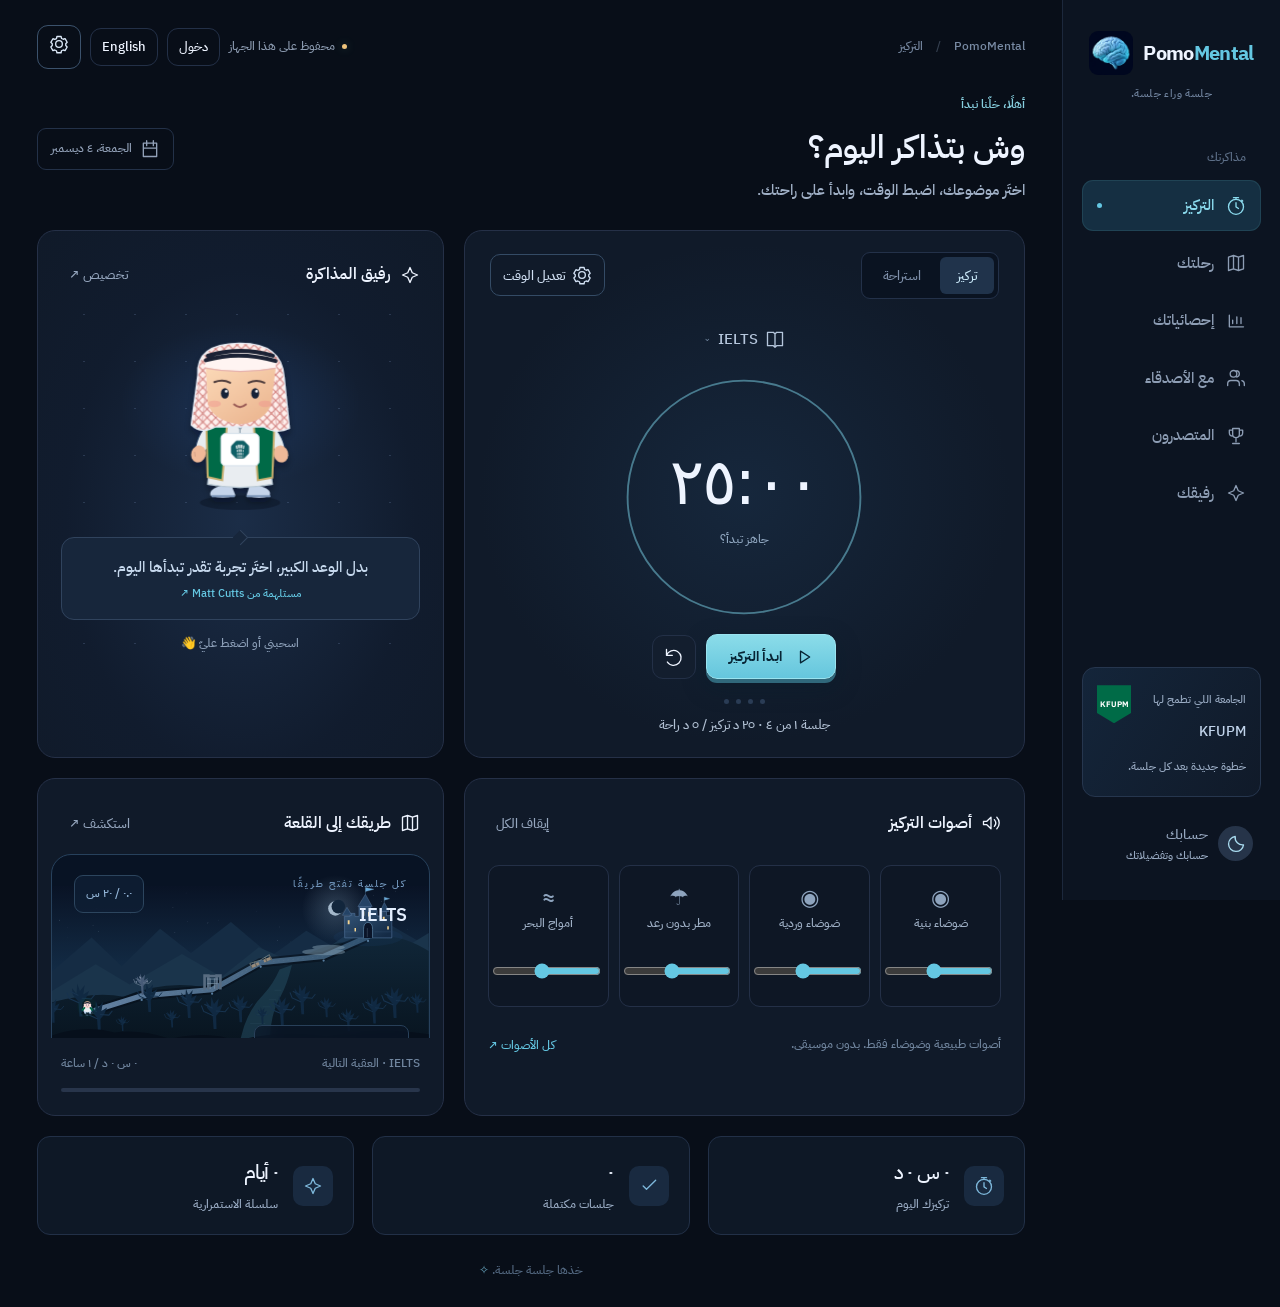
<file: focus.html>
<!doctype html>
<html lang="ar" dir="rtl"><head><meta charset="utf-8"><meta name="viewport" content="width=device-width,initial-scale=1,viewport-fit=cover"><meta name="theme-color" content="#080e18"><meta name="description" content="PomoMental — مساحتك الهادئة للمذاكرة"><title>PomoMental</title><link rel="apple-touch-icon" href="./icon-192.png"><link rel="icon" type="image/png" href="./icon-192.png"><link rel="manifest" href="./manifest.webmanifest"><link rel="stylesheet" href="./style.css"><link rel="stylesheet" href="./polish.css"><link rel="stylesheet" href="./refinements.css"></head><body><div id="app"></div><div id="modal-root"></div><div id="toast" role="status" aria-live="polite"></div><script type="module" src="./interactions.js"></script><script type="module" src="./app.js"></script></body></html>
</file>
<file: style.css>
:root{color-scheme:dark;--bg:#080e18;--panel:#101a29;--line:#233047;--ink:#eef4ff;--muted:#8392a9;--blue:#64c7e2;--violet:#a79dff;--font:'DM Sans','Noto Sans Arabic',sans-serif}*{box-sizing:border-box}body{margin:0;background:var(--bg);color:var(--ink);font-family:var(--font);font-size:14px}button,input,select,textarea{font:inherit}button,a,input,select{outline-offset:4px}button{cursor:pointer}button{color:inherit}a{color:var(--blue);text-decoration:none}button:disabled{opacity:.45;cursor:not-allowed}button,input,select,textarea{border:1px solid var(--line);border-radius:11px;background:#131e2e}button{padding:11px 17px;transition:background .2s,transform .2s}button:hover{background:#203047}button:active{transform:scale(.98)}input,select,textarea{padding:12px 14px;color:var(--ink);width:100%;min-width:0}input:focus,select:focus{border-color:var(--blue)}svg.icon{width:20px;height:20px;stroke:currentColor;stroke-width:1.6;fill:none;stroke-linecap:round;stroke-linejoin:round;flex:none}h1,h2,h3,p{margin:0}h1{font-size:31px;letter-spacing:-.8px;font-weight:600;line-height:1.5}h2{font-size:18px;font-weight:600}h3{font-size:14px;font-weight:600}small,.muted{color:var(--muted)}small{font-size:12px}.shell{display:grid;grid-template-columns:218px minmax(0,1fr);min-height:100vh}.sidebar{border-inline-end:1px solid #1c283c;padding:31px 19px;position:sticky;top:0;height:100vh;display:flex;flex-direction:column;background:#0c1421;z-index:5}.brand{display:flex;align-items:center;gap:10px;direction:ltr;font-size:20px;font-weight:700;letter-spacing:-.7px;justify-content:center}.brand img{width:37px;height:37px}.brand span span{color:var(--blue)}.brand-caption{text-align:center;font-size:9px;letter-spacing:2.4px;color:#71849f;margin:8px 0 43px}.nav-label{font-size:10px;letter-spacing:1.4px;color:#5e7089;margin:0 15px 12px}.nav{display:flex;flex-direction:column;gap:7px}.nav button{border:0;background:transparent;text-align:start;display:flex;align-items:center;gap:12px;color:#8d9db4;padding:14px 15px;font-size:13px}.nav button:hover{background:#142137}.nav button.active{background:#152f42;color:#8bdbee}.nav button.active:after{content:'';width:5px;height:5px;border-radius:50%;background:var(--blue);margin-inline-start:auto}.sidebar-bottom{margin-top:auto}.dream-card{border:1px solid #26364e;border-radius:13px;padding:17px 14px;background:linear-gradient(120deg,#14253a,#101a29);margin-top:30px}.dream-card .mini-badge{float:inline-end}.dream-card p{font-size:12px;margin:7px 0;color:#c1d4eb}.mini-badge{width:34px;height:38px;background:#186749;clip-path:polygon(0 0,100% 0,100% 73%,50% 100%,0 73%);display:inline-flex;align-items:center;justify-content:center;font-size:8px;font-weight:700;color:#fff}.profile-small{display:flex;align-items:center;gap:10px;border-top:1px solid var(--line);padding-top:21px;margin-top:22px}.profile-circle{width:35px;height:35px;border-radius:50%;display:grid;place-items:center;background:#263449;color:#a9dbef}.profile-small p{font-size:12px}.profile-small small{font-size:10px}.main{padding:25px 37px 25px;max-width:1600px;width:100%;margin:auto}.topbar{display:flex;align-items:center;justify-content:space-between;gap:10px;padding-bottom:25px}.breadcrumb{color:#788aa3;font-size:12px}.top-actions{display:flex;align-items:center;gap:9px}.top-actions button{font-size:11px;padding:8px 11px;background:transparent}.status{display:flex;align-items:center;gap:7px;color:#8c9bb0;font-size:10px}.status:before{content:'';background:#72cda7;width:5px;height:5px;border-radius:50%;box-shadow:0 0 10px #72cda750}.status.offline:before{background:#edc27b}.hello{display:flex;align-items:center;justify-content:space-between;margin-bottom:25px;gap:20px}.eyebrow{color:var(--blue);font-size:10px;letter-spacing:2px;font-weight:600;margin-bottom:7px}.hello p{color:var(--muted);margin-top:5px;font-size:13px}.date-pill{color:#92a1b8;border:1px solid #233148;padding:9px 13px;border-radius:9px;font-size:11px;white-space:nowrap;display:flex;align-items:center;gap:8px}.workspace-grid{display:grid;grid-template-columns:minmax(0,1.38fr) minmax(280px,1fr);gap:20px}.panel{background:var(--panel);border:1px solid #253047;border-radius:18px;overflow:hidden}.panel-pad{padding:23px}.panel-head{display:flex;align-items:center;justify-content:space-between;gap:10px}.panel-head h2{font-size:14px}.label-with-icon{display:flex;align-items:center;gap:8px}.quiet-button{border:0;background:transparent;color:#96a7bf;padding:5px 8px;font-size:12px}.quiet-button:hover{background:#223049}.timer-panel{position:relative;text-align:center;min-height:435px;background:radial-gradient(ellipse at 50% 50%,#16273c 0,#101a29 67%);padding:21px 25px}.timer-top{display:flex;justify-content:space-between;align-items:center}.segmented{display:inline-flex;background:#0a1321;border:1px solid #233149;border-radius:9px;padding:4px;gap:2px}.segmented button{border:0;background:transparent;padding:7px 15px;font-size:11px;border-radius:6px;color:#7f90aa}.segmented button.active{background:#20334b;color:#cbeafa}.timer-topic{display:flex;align-items:center;gap:7px;color:#b5c6dc;margin:23px auto 0;justify-content:center;font-size:12px}.timer-disc{height:223px;display:flex;flex-direction:column;align-items:center;justify-content:center;position:relative;max-width:100%;width:320px;margin:auto}.timer-disc svg.ring{position:absolute;width:235px;height:235px;transform:rotate(-90deg);opacity:.52}.timer-disc .ring circle{fill:none;stroke-width:1.7}.time{font-size:76px;letter-spacing:-3px;line-height:1.2;font-weight:500;direction:ltr;font-variant-numeric:tabular-nums;position:relative}.timer-state{font-size:10px;letter-spacing:3px;color:#8fa6bf;margin-top:12px}.timer-actions{display:flex;align-items:center;gap:10px;justify-content:center}.primary{background:#67c9df;color:#072434;border-color:#67c9df;font-weight:700}.primary:hover{background:#8bdbea}.timer-actions .primary{min-width:175px;display:flex;align-items:center;justify-content:center;gap:11px}.icon-button{width:44px;height:44px;padding:10px;display:grid;place-items:center}.cycle-dots{display:flex;justify-content:center;gap:7px;margin:20px 0 9px}.cycle-dots i{width:5px;height:5px;background:#2a3c55;border-radius:50%}.cycle-dots i.filled{background:#65c6db}.subtle{font-size:10px;color:#6f829e}.companion-panel{background:radial-gradient(ellipse at 50% 55%,#1b2d47 0,#111c2e 61%,#101a29 100%);min-height:435px;position:relative;padding:23px}.companion-panel:before{content:'';position:absolute;inset:60px 20px 80px;background-image:radial-gradient(#7790bc66 1px,transparent 1px);background-size:51px 47px;opacity:.6;pointer-events:none}.companion-panel .panel-head{position:relative;z-index:1}.companion-stage{height:241px;position:relative}.companion-stage.break-mode{height:310px}.speech{padding:15px 18px;background:#17263b;border:1px solid #30435d;border-radius:13px;position:relative;text-align:center;font-size:12px;line-height:1.9;color:#c6d8ed;min-height:64px}.speech:before{content:'';position:absolute;width:10px;height:10px;border-top:1px solid #30435d;border-inline-start:1px solid #30435d;top:-6px;left:calc(50% - 5px);transform:rotate(45deg);background:#17263b}.speech a{display:block;font-size:9px;margin-top:3px}.companion-hint{text-align:center;margin-top:13px;font-size:10px;color:#6d829e}.bottom-grid{display:grid;grid-template-columns:minmax(0,1.38fr) minmax(280px,1fr);gap:20px;margin-top:20px}.sound-list{display:grid;grid-template-columns:repeat(4,1fr);gap:10px;margin-top:21px}.sound{background:#0e1725;border:1px solid #243047;padding:15px 5px 12px;border-radius:11px;text-align:center;min-width:0;cursor:pointer}.sound.active{background:#142d3b;border-color:#3a8da5}.sound .sound-icon{display:block;font-size:22px;height:34px;color:#8ea4be}.sound span{font-size:10px;color:#9fb0c6}.sound.active span{color:#9ce4f0}.sound-volume{width:100%;height:18px;accent-color:var(--blue);padding:0;margin-top:8px;border:0}.panel-footer{display:flex;align-items:center;justify-content:space-between;margin-top:17px;color:#71869f;font-size:10px;gap:10px}.sound-more{color:var(--blue);border:0;background:transparent;padding:0;font-size:10px}.journey-mini{height:184px;margin:10px -10px -2px;overflow:hidden}.journey-mini svg{max-height:230px}.progress-line{height:4px;border-radius:5px;background:#28354b;margin-top:13px;overflow:hidden}.progress-line span{display:block;height:100%;background:#80cfe2}.daily-strip{display:grid;grid-template-columns:repeat(3,1fr);gap:18px;margin-top:20px}.daily-stat{display:flex;align-items:center;gap:15px;padding:17px 20px;border:1px solid #223047;border-radius:13px;background:#0e1826}.stat-icon{padding:10px;background:#192a40;border-radius:10px;color:#7eb8db;display:grid;place-items:center}.daily-stat strong{display:block;font-size:20px;letter-spacing:-.7px;font-weight:500}.daily-stat small{font-size:10px}.footer{text-align:center;color:#536880;font-size:10px;padding-top:25px;letter-spacing:.5px}.page-heading{margin-bottom:22px}.page-heading p{color:var(--muted);margin-top:6px}.page-grid{display:grid;grid-template-columns:1fr 1fr;gap:20px}.full{grid-column:1/-1}.field{display:block;margin-bottom:17px}.field>span{display:block;color:#9eafc6;font-size:12px;margin-bottom:7px}.field-row{display:grid;grid-template-columns:1fr 1fr;gap:15px}.note{padding:12px 15px;border-radius:10px;background:#16243a;color:#9fb3cb;font-size:12px;line-height:1.8}.empty{text-align:center;padding:40px 20px;color:#7e93ae;line-height:2}.empty svg{width:34px;height:34px;margin-bottom:12px}.table{width:100%;border-collapse:collapse;font-size:12px}.table th{text-align:start;color:#758aa7;padding:14px;border-bottom:1px solid var(--line);font-weight:500}.table td{padding:16px 14px;border-bottom:1px solid #1d293d}.table tr:last-child td{border:0}.bar-chart{display:flex;align-items:end;justify-content:space-around;height:190px;gap:15px;padding-top:20px;direction:ltr}.bar-column{height:100%;flex:1;display:flex;flex-direction:column;justify-content:end;align-items:center;gap:10px}.bar-column i{width:70%;max-width:35px;background:linear-gradient(#6bc7df,#28496f);border-radius:5px 5px 0 0;min-height:2px}.bar-column small{font-size:10px}.bar-column b{font-size:10px;font-weight:400;color:#8eaccb}.total-big{font-size:34px;font-weight:500;letter-spacing:-1px;margin-top:20px}.choice-row{display:grid;grid-template-columns:repeat(4,1fr);gap:10px}.choice-row button{font-size:12px}.choice-row button.selected{border-color:var(--blue);background:#193446}.custom-preview{height:320px}.university-list{max-height:290px;overflow:auto;margin:12px 0;display:flex;flex-direction:column;gap:6px}.university-option{display:flex;align-items:center;gap:12px;text-align:start;width:100%;background:#101d30;border-radius:10px;padding:12px}.university-option b{font-size:12px;font-weight:500;display:block}.university-option small{display:block;font-size:10px;margin-top:4px}.university-option.selected{border-color:#5dc2d9}.university-option .mini-badge{flex:none}.journey-full{min-height:390px}.journey-subjects{display:flex;gap:8px;flex-wrap:wrap;margin:20px 0}.journey-subjects button.active{border-color:var(--blue);color:var(--blue)}.modal-overlay{position:fixed;inset:0;background:#030913c9;z-index:40;display:flex;align-items:center;justify-content:center;padding:20px;backdrop-filter:blur(10px)}.modal{width:min(480px,100%);max-height:90vh;overflow:auto;border:1px solid #344660;background:#111d2e;border-radius:20px;padding:27px;box-shadow:0 30px 100px #0009}.modal h2{font-size:22px;margin:5px 0}.modal p{font-size:12px;color:#91a5bf;margin:10px 0 23px;line-height:1.8}.modal .actions{display:flex;gap:10px;margin-top:20px}.modal .actions>*{flex:1}.modal-close{float:inline-end;padding:5px 10px;background:transparent;border:0;color:#93a6bf}.chips{display:flex;gap:7px;margin-top:10px;flex-wrap:wrap}.chips button{padding:5px 11px;font-size:11px}.break-notice{padding:10px;background:#26374b;color:#e4c589;margin:15px 0;border-radius:9px;text-align:center;font-size:12px}.room-code{font-size:28px;letter-spacing:4px;color:var(--blue);font-family:monospace;direction:ltr}.chat{display:flex;flex-direction:column;min-height:370px}.messages{flex:1;max-height:300px;overflow:auto;margin:16px 0}.message{padding:10px;border-radius:10px;background:#152439;margin-bottom:8px;display:flex;gap:10px}.message-avatar{width:38px;height:42px;flex:none}.message .body{flex:1;min-width:0}.message p{font-size:12px;line-height:1.8;overflow-wrap:anywhere}.message small{font-size:10px}.chat-form{display:flex;gap:8px}.room-clock{font-size:52px;direction:ltr;font-variant-numeric:tabular-nums;margin:18px 0}.participant{display:flex;align-items:center;gap:10px;padding:12px 0;border-bottom:1px solid #26354a}.participant small{margin-inline-start:auto}.pill{padding:5px 10px;background:#183144;border-radius:30px;color:#8ad2e3;font-size:10px}.file-input{font-size:10px}.limit-notice{margin-top:15px;color:#798faa;line-height:1.8;font-size:11px}.switch-row{display:flex;align-items:center;justify-content:space-between;margin:15px 0}.switch-row input{width:18px;height:18px;accent-color:var(--blue)}#toast{position:fixed;bottom:28px;left:50%;transform:translate(-50%,20px);opacity:0;z-index:100;background:#213c4c;border:1px solid #4b8a9c;padding:13px 24px;border-radius:12px;font-size:12px;pointer-events:none;transition:.25s;max-width:90%;text-align:center}#toast.show{opacity:1;transform:translate(-50%,0)}.mobile-brand{display:none}.loading{padding:10px;font-size:12px;color:var(--muted)}@media(min-width:1600px){.main{padding:35px 55px}.timer-panel,.companion-panel{min-height:470px}.timer-disc{height:255px}.companion-stage{height:270px}}@media(max-width:1100px){.shell{grid-template-columns:185px minmax(0,1fr)}.sidebar{padding:26px 12px}.main{padding:23px}.workspace-grid,.bottom-grid{grid-template-columns:1.15fr 1fr;gap:14px}.timer-panel{padding:20px 14px}.time{font-size:68px}.sound-list{gap:6px}.panel-pad{padding:19px}.brand{font-size:18px}.daily-stat{gap:9px;padding:13px}.daily-stat strong{font-size:18px}}@media(max-width:850px){.shell{grid-template-columns:1fr}.sidebar{position:fixed;bottom:0;top:auto;width:100%;height:68px;flex-direction:row;padding:7px 8px;border-inline-end:0;border-top:1px solid #26354b;backdrop-filter:blur(20px);background:#0d1726ed}.sidebar .brand,.brand-caption,.nav-label,.sidebar-bottom{display:none}.nav{flex-direction:row;width:100%;justify-content:space-around;gap:0}.nav button{font-size:9px;padding:7px 8px;gap:4px;flex-direction:column;min-width:47px}.nav button.active:after{display:none}.nav button svg{width:19px;height:19px}.main{padding:20px 22px 85px}.mobile-brand{display:flex;font-size:16px;gap:7px;direction:ltr;align-items:center}.mobile-brand img{width:28px}.breadcrumb{display:none}.topbar{padding-bottom:27px}.hello h1{font-size:27px}.status{display:none}.date-pill{font-size:9px}.page-grid{gap:14px}}@media(max-width:620px){.main{padding:18px 16px 85px}.workspace-grid,.bottom-grid,.page-grid{grid-template-columns:1fr}.hello{margin-bottom:20px}.hello h1{font-size:25px}.hello p{font-size:11px}.date-pill{display:none}.timer-panel{min-height:410px}.timer-disc{height:215px}.time{font-size:76px}.companion-panel{min-height:380px}.companion-stage{height:213px}.daily-strip{gap:7px}.daily-stat{display:block;text-align:center;padding:13px 5px}.stat-icon{display:none}.daily-stat strong{font-size:18px}.daily-stat small{font-size:9px}.field-row{gap:10px}.sound-list{gap:9px}.panel-pad{padding:20px}.full{grid-column:auto}.footer{font-size:9px}.top-actions{gap:5px}.top-actions button{padding:7px 9px}.choice-row{gap:6px}.choice-row button{font-size:10px;padding:10px 6px}.journey-full{min-height:300px}.table td,.table th{padding:12px 7px}.segmented button{padding:7px 10px}}@media(prefers-reduced-motion:reduce){*,*:before,*:after{animation-duration:.01ms!important;transition-duration:.01ms!important;scroll-behavior:auto!important}}
@media(max-width:850px){.sidebar{height:76px;padding:5px 5px max(5px,env(safe-area-inset-bottom))}.nav button{width:16.666%;min-width:0;justify-content:center;padding:5px 3px;line-height:1.4}.nav button span{display:-webkit-box;-webkit-box-orient:vertical;-webkit-line-clamp:2;overflow:hidden;line-height:1.5;max-width:68px}.nav button svg{width:18px;height:18px}}
</file>
<file: polish.css>
@import url('./fonts/fonts.css');
:root{--font:'IBM Plex Sans Arabic',system-ui,-apple-system,'Segoe UI',sans-serif;--muted:#9aacc4}
html{font-synthesis:none;text-rendering:optimizeLegibility;-webkit-text-size-adjust:100%}
body{font-size:15px;line-height:1.65;-webkit-font-smoothing:antialiased}
html[lang=en] body{font-family:system-ui,-apple-system,'Segoe UI',sans-serif}
button,input,select,textarea{font-family:inherit;font-size:14px;line-height:1.5}
button{min-height:42px;-webkit-tap-highlight-color:transparent;touch-action:manipulation}
button:active{transform:none}
button:focus-visible,a:focus-visible,input:focus-visible,select:focus-visible{outline:2px solid #8fe3ef;outline-offset:4px}
.time{font-family:system-ui,-apple-system,'Segoe UI',sans-serif;font-weight:500;letter-spacing:-3px}
h1{font-size:32px;line-height:1.5;letter-spacing:0;font-weight:600}
h2{font-weight:600;line-height:1.6}
html[lang=ar] .eyebrow,html[lang=ar] .timer-state,html[lang=ar] .nav-label{letter-spacing:0}
.eyebrow{font-size:12px;color:#87cfdf;margin-bottom:8px}
.hello p,.page-heading p{font-size:15px;line-height:1.9;color:#a0b0c6}
.brand-caption{font-size:11px;letter-spacing:.4px;line-height:1.7;margin-top:10px}
.nav button{font-size:14px;min-height:48px}.nav-label{font-size:12px}
.status,.breadcrumb{font-size:12px}.top-actions button{font-size:13px;min-height:38px}
.panel-head h2{font-size:16px}.quiet-button{font-size:13px}.segmented button{font-size:13px;padding:9px 17px;min-height:36px}
.timer-topic{font-size:15px;margin-top:19px}.timer-state{font-size:12px;line-height:1.8}.subtle{font-size:12px;line-height:1.8}
.speech{font-size:15px;line-height:1.9;padding:16px 18px}.speech small{font-size:13px}.speech a{font-size:11px}
.companion-hint{font-size:12px;color:#8da0b9}.sound span{font-size:12px}.sound-more{font-size:12px}
.panel-footer{font-size:12px;line-height:1.8}.daily-stat small{font-size:12px}.date-pill{font-size:12px}
.dream-card small,.profile-small small{font-size:11px}.dream-card p,.profile-small p{font-size:14px}
.field>span{font-size:14px}.note{font-size:14px;line-height:1.9}.limit-notice{font-size:13px;line-height:1.9}
.modal h2{font-size:25px}.modal p{font-size:14px;line-height:1.9}.chips button{font-size:13px}
.table{font-size:14px}.table th{font-size:13px}.footer{font-size:12px;letter-spacing:0}
.message p{font-size:14px}.message small{font-size:12px}.pill{font-size:12px}
.primary{box-shadow:0 4px 0 #30687b,0 8px 23px #071d2a66;border-color:#9ae3ef;background:linear-gradient(180deg,#8bdce9,#65c6dd)}
.primary:hover{background:linear-gradient(180deg,#a5e7f0,#76cfe2);box-shadow:0 4px 0 #39788a,0 10px 28px #4bbbdc22}
.primary.pm-pressed{box-shadow:0 1px 0 #30687b,0 3px 9px #071d2a44}
.pm-tactile{position:relative;isolation:isolate;overflow:hidden;will-change:transform}
.pm-touch-ink{position:absolute;border-radius:50%;background:currentColor;pointer-events:none;z-index:0}
.pm-pressed:not(.primary){background-color:#213a50!important;border-color:#78bdd0!important}
.sound{transition:background .2s,border-color .2s,box-shadow .3s}.sound.active{box-shadow:inset 0 0 0 1px #7ad8e43b,0 0 20px #43bbcb10}
.sound.active .sound-icon{animation:pm-sound-breathe 2.8s ease-in-out infinite}.university-option.selected{background:#19394b;box-shadow:inset 3px 0 #73d1df}
.nav button.active{box-shadow:inset 0 0 0 1px #4d8f9d33}.progress-line span{transition:width .7s cubic-bezier(.2,.8,.2,1)}
input[type=range]{cursor:pointer;min-height:28px;touch-action:pan-y}input[type=checkbox]{cursor:pointer;accent-color:#73ccdf}
@keyframes pm-sound-breathe{50%{opacity:.62;transform:scale(.92)}}
@media(max-width:850px){.sidebar{height:84px}.nav button{font-size:12px;min-height:58px;padding:5px 3px;gap:4px}.nav button span{line-height:1.45;max-width:95px}.main{padding-bottom:105px}.hello h1{font-size:30px}.hello p{font-size:15px}.sound span{font-size:12px}}
@media(max-width:620px){body{font-size:16px}.main{padding:18px 18px 110px}.topbar{padding-bottom:23px}.top-actions button{font-size:13px;min-width:42px;min-height:42px}.mobile-brand{font-size:19px}.hello{margin-bottom:22px}.hello h1{font-size:29px}.hello p{font-size:15px;line-height:1.8}.eyebrow{font-size:12px}.timer-panel{min-height:435px;padding:18px}.timer-disc{height:222px}.time{font-size:77px}.timer-actions .primary{min-height:50px;font-size:16px;min-width:190px}.timer-state{font-size:12px;letter-spacing:0}.companion-stage{height:235px}.companion-panel{min-height:400px}.speech{font-size:16px;line-height:1.85}.companion-hint{font-size:12px}.panel-head h2{font-size:16px}.quiet-button{font-size:13px}.sound-list{grid-template-columns:repeat(2,1fr);gap:10px}.sound{padding:14px 10px}.sound span{font-size:14px}.panel-footer{font-size:12px;align-items:flex-start}.sound-more{white-space:nowrap}.subtle{font-size:12px}.daily-stat strong{font-size:19px}.daily-stat small{font-size:11px}.nav button{font-size:11px;min-height:60px}.nav button span{max-width:58px}.nav button svg{width:20px;height:20px}.field>span{font-size:15px}.field-row{gap:12px}input,select,textarea{font-size:16px;min-height:48px}.modal{padding:25px 21px}.modal h2{font-size:24px}.choice-row{grid-template-columns:repeat(2,1fr)}.choice-row button{font-size:14px;min-height:45px}.table{font-size:13px}.table td,.table th{padding:13px 7px}.footer{font-size:12px}.wardrobe-page .wardrobe-directory-note{font-size:13px}.wardrobe-page .university-option b{font-size:14px}.wardrobe-page .university-option small{font-size:12px}.wardrobe-page .wardrobe-palette-status{font-size:12px}.wardrobe-page .wardrobe-university-english{font-size:12px}}
@media(prefers-reduced-motion:reduce){.sound.active .sound-icon{animation:none}.pm-tactile{will-change:auto}.progress-line span{transition:none}}
.auth-layout{display:grid;grid-template-columns:1fr minmax(320px,460px);gap:50px;align-items:center;max-width:1050px;margin:25px auto 50px}.auth-welcome>img{border-radius:18px;margin-bottom:20px}.auth-welcome h1{font-size:34px;margin-bottom:15px}.auth-welcome p{font-size:16px;line-height:2;max-width:430px;color:#a9bdd3}.auth-form-card{padding:32px}.auth-form-card h2{font-size:24px}.auth-illustration{height:170px;display:flex;align-items:center;gap:22px;font-size:100px;color:#69c8df}.auth-illustration span{font-size:46px;font-family:system-ui;direction:ltr;font-weight:500;letter-spacing:-2px}.password-field{position:relative}.password-field input{padding-inline-end:55px}.password-field button{position:absolute;inset-inline-end:5px;top:4px;background:transparent;border:0;color:#94a9c4;padding:7px 11px}.auth-error{color:#ffbbb9;background:#48292d;border:1px solid #774248;padding:12px;border-radius:9px;margin:12px 0;font-size:14px}.auth-divider{position:relative;text-align:center;margin:25px 0;color:#7b94b1}.auth-divider:before{content:'';position:absolute;top:50%;inset-inline:0;height:1px;background:#2b3b52}.auth-divider span{position:relative;background:var(--panel);padding:0 15px}.auth-providers{display:grid;gap:11px}.auth-providers button{min-height:48px;display:flex;align-items:center;justify-content:center;gap:12px;background:#152236}.auth-providers small{font-size:11px}.google-letter{font-family:Arial,sans-serif;font-size:23px;font-weight:700}.auth-links{display:flex;align-items:center;justify-content:space-between;gap:10px;margin-top:20px;font-size:13px;flex-wrap:wrap}.auth-links .quiet-button{padding:6px 0;color:#8ad6e8}.admin-summary{display:grid;grid-template-columns:repeat(4,1fr);gap:14px}.admin-summary strong{display:block;font-size:28px;font-family:system-ui}.admin-summary span{color:#9fb5cd;font-size:13px}.admin-tabs{display:flex;gap:8px;flex-wrap:wrap;margin:22px 0 12px}.admin-tabs button{font-size:13px}.admin-tabs button.active{background:#204557;border-color:#65bfd4}.admin-table-scroll{overflow:auto;max-height:650px;margin-top:18px}.admin-table-scroll th{white-space:nowrap;position:sticky;top:0;background:#17243a;z-index:2}.admin-table-scroll td{max-width:230px;overflow-wrap:anywhere;vertical-align:top;min-width:85px}.admin-table-scroll td:last-child{min-width:145px}.admin-table-scroll td button{font-size:12px;padding:6px 10px;min-height:34px}.admin-pagination{display:flex;gap:16px;align-items:center;justify-content:center;margin-top:22px;font-size:13px}.admin-summary .panel-pad{padding:20px}
@media(max-width:850px){.auth-layout{grid-template-columns:1fr;max-width:520px;gap:20px;margin:0 auto 30px}.auth-illustration{display:none}.auth-welcome h1{font-size:27px}.auth-welcome>img{display:none}.auth-welcome p{font-size:15px}.auth-welcome>p:last-child{display:none}.auth-form-card{padding:25px}.admin-summary{grid-template-columns:repeat(2,1fr)}}
@media(max-width:620px){.top-actions{gap:5px}.top-actions button{padding:7px 9px}.top-actions #account-btn{font-size:12px}.mobile-brand{font-size:16px}.mobile-brand img{width:25px}.auth-form-card{padding:22px}.auth-form-card h2{font-size:23px}.auth-links{font-size:13px}.admin-tabs button{font-size:12px;padding:8px 12px}.admin-summary .panel-pad{padding:15px}}

/* Release: readable Arabic and visible timer controls */
body{line-height:1.8}html[lang=ar] body{font-weight:500}html[lang=ar] .muted,html[lang=ar] .subtle{color:#b0bfd2}.subtle{font-size:13px}.timer-state{font-size:14px}.sound span{font-size:14px}.speech{font-size:16px}.nav button{font-size:15px}#timer-settings{display:flex;align-items:center;gap:7px;padding:8px 12px;border:1px solid #344b65;border-radius:10px;color:#d2e1f4;font-size:13px;min-height:42px}.duration-presets{display:flex;flex-wrap:wrap;gap:8px;margin:18px 0}.duration-presets button{min-height:44px;padding:8px 14px}.field input[type=number]{font-family:system-ui;font-size:19px;min-height:50px}.top-actions #settings-btn{border-color:#3b526c;color:#dce9f8}@media(max-width:620px){.speech{font-size:17px}.subtle{font-size:12px}.nav button{font-size:12px}.timer-state{font-size:14px}}

.brand img,.mobile-brand img{object-fit:cover;border-radius:9px}.brand img{width:44px;height:44px}.mobile-brand img{width:34px;height:34px}
</file>
<file: refinements.css>
/* PomoMental Team — readable layouts at every screen size. */
.main,.panel,.page-grid>*,.workspace-grid>*,.bottom-grid>*,.field-row>*{min-width:0}
h1,h2,h3,p,button,.pill,.note,.speech{overflow-wrap:break-word}
html[lang=en] body{line-height:1.6}
html[lang=en] h1{font-size:clamp(25px,2.6vw,34px);line-height:1.22;letter-spacing:-.7px}
html[lang=en] h2{line-height:1.4}
.panel-head,.timer-top,.panel-footer{flex-wrap:wrap;row-gap:12px}
.panel-head h2{min-width:0;flex:1 1 140px}.panel-head>.quiet-button{flex:0 0 auto}
.label-with-icon{display:flex;gap:9px;align-items:center}.timer-top{gap:10px}.timer-top .segmented{flex-shrink:0}
.timer-disc{width:min(100%,254px);height:auto;aspect-ratio:1;margin:10px auto;isolation:isolate}
.timer-disc svg.ring{width:100%;height:100%;inset:0;z-index:-1}
.timer-disc .time{font-size:clamp(48px,5.5vw,64px);line-height:1.15;max-width:88%;letter-spacing:-2px;white-space:nowrap}
.timer-state{max-width:74%;margin-top:10px;font-size:12px;line-height:1.5;letter-spacing:0;text-align:center;text-wrap:balance}
.timer-topic{max-width:100%;white-space:normal}.timer-topic #topic-name{overflow-wrap:anywhere}
.timer-actions{display:flex;flex-wrap:wrap;justify-content:center;gap:10px}.timer-actions .primary{min-width:0;max-width:100%;padding-inline:22px}
.sound button span:last-child{display:block;min-height:2.8em;line-height:1.4;font-size:12px;padding:0 3px}
.speech{font-size:15px;line-height:1.8}.speech a{overflow-wrap:anywhere}
.pill{display:inline-flex;align-items:center;justify-content:center;line-height:1.5;text-align:center;max-width:100%}
.participant>div{min-width:0}.participant strong{overflow-wrap:anywhere}.participant small{white-space:nowrap}
.switch-row{gap:18px}.switch-row input{flex-shrink:0}.auth-form-card,.auth-welcome{min-width:0}
.auth-providers button{white-space:normal}.auth-welcome h1{font-size:clamp(25px,3vw,34px);line-height:1.3}
.page-grid .table{table-layout:fixed}.table td,.table th{overflow-wrap:anywhere}
.sr-only{position:absolute;width:1px;height:1px;padding:0;overflow:hidden;clip:rect(0,0,0,0);white-space:nowrap;border:0}
.welcome-card{max-width:580px;margin:15px auto 35px;padding:32px}.welcome-visual{display:flex;align-items:center;gap:14px;margin-bottom:28px;font-weight:600;direction:ltr}.welcome-visual img{border-radius:18px}.welcome-card h1{margin-bottom:12px}.welcome-card form{margin-top:28px}.welcome-card .primary{width:100%;margin-top:10px}.field small{display:block;font-size:12px;line-height:1.6;margin-top:7px}
.ranking-heading{display:flex;align-items:center;justify-content:space-between;gap:20px}.ranking-heading h1{margin:2px 0 10px}.ranking-mark{width:60px;height:60px;display:grid;place-items:center;border:1px solid #344962;border-radius:18px;color:#9dd7e5;flex-shrink:0}.ranking-mark .icon{width:27px;height:27px}
.rankings{padding:26px}.ranking-toolbar{display:flex;align-items:center;justify-content:space-between;gap:18px;flex-wrap:wrap;margin-bottom:26px}.ranking-toolbar p{font-size:13px;margin-top:4px}.period-field{width:160px;max-width:100%}.period-field select{font-size:13px;min-height:44px}
.ranking-featured{display:grid;grid-template-columns:repeat(3,minmax(0,1fr));gap:12px;margin-bottom:30px}.rank-card{border:1px solid #293c51;background:#101f2e;padding:18px;border-radius:14px;min-width:0}.rank-card.rank-1{border-color:#608b96;background:#132733}.rank-card-top{display:flex;align-items:center;justify-content:space-between;gap:8px}.rank-seal{width:30px;height:34px;clip-path:polygon(0 0,100% 0,100% 77%,50% 100%,0 77%);background:#2b455c;color:#d8e8f5;display:grid;place-items:center;font-size:13px;font-weight:600;padding-bottom:3px;flex-shrink:0}.rank-1 .rank-seal{background:#b7cfce;color:#152735}.rank-country{font-size:11px;color:#9badbf;text-align:end;overflow-wrap:anywhere}.rank-avatar{width:42px;height:42px;background:#243c51;color:#c5e3ed;display:grid;place-items:center;border-radius:50%;margin:20px 0 12px;font-size:14px}.rank-card h3{font-size:16px;line-height:1.5;overflow-wrap:anywhere}.rank-school{font-size:12px;line-height:1.6;color:#a1b5cb;min-height:3.2em;margin:5px 0 18px;overflow-wrap:anywhere}.rank-time{display:block;font-size:24px;font-weight:500;font-variant-numeric:tabular-nums;line-height:1.4}.rank-caption{font-size:11px;color:#9bb3c6}.you-label{font-size:11px;font-weight:500;color:#8fd7e3}
.rank-list-heading{display:flex;justify-content:space-between;gap:16px;font-size:12px;color:#91a6bd;padding:0 0 12px;border-bottom:1px solid #2b3b4f}.rank-list{list-style:none;padding:0;margin:0}.rank-row{display:grid;grid-template-columns:30px minmax(0,1fr) 115px;align-items:center;gap:14px;padding:18px 0;border-bottom:1px solid #243449}.rank-row:last-child{border-bottom:0}.rank-row.is-you{background:#122837;border-radius:10px;padding-inline:10px}.rank-position{font-size:14px;color:#9dafc3;text-align:center;font-variant-numeric:tabular-nums}.rank-person{min-width:0}.rank-person>strong{display:block;font-size:14px;overflow-wrap:anywhere}.rank-university{display:flex;align-items:flex-start;gap:7px;font-size:12px;color:#bccbdb;line-height:1.5;margin-top:5px}.rank-university .icon{width:14px;height:14px;margin-top:2px}.rank-person small{display:block;font-size:11px;line-height:1.6;margin-top:5px}.rank-duration{text-align:end;min-width:0}.rank-duration strong{font-size:14px;font-weight:500;font-variant-numeric:tabular-nums}.rank-bar{display:block;height:3px;background:#26384d;margin-top:9px;border-radius:4px;overflow:hidden}.rank-bar i{display:block;height:100%;background:#80bdcd}.ranking-opt-in{display:flex;gap:20px;align-items:center;justify-content:space-between;border-top:1px solid #2b3c51;margin-top:20px;padding-top:22px}.ranking-opt-in strong{font-size:14px;font-weight:500}.ranking-opt-in small{display:block;max-width:400px;font-size:12px;line-height:1.7;margin-top:4px}.ranking-opt-in input{width:20px;height:20px;min-height:20px;flex-shrink:0;accent-color:#81c9d8}.ranking-empty{padding:42px 15px;text-align:center}.empty-mark{display:grid;place-items:center;margin:0 auto 18px;width:54px;height:54px;border:1px solid #334c62;border-radius:15px;color:#91c6d9}.ranking-empty h3{font-size:18px;line-height:1.5}.ranking-empty p{max-width:360px;margin:10px auto 23px;color:#9eb3c9;font-size:14px;line-height:1.8}
.room-clock{font-size:clamp(42px,7vw,66px);line-height:1.3;letter-spacing:-2px}.room-phase-hint{font-size:14px;max-width:320px;margin:0 auto;line-height:1.8}.room-timer-panel[data-mode=waiting]{border-color:#44728b}.room-timer-panel[data-mode=waiting] .room-clock{color:#9adce8}.room-schedule{display:grid;grid-template-columns:1fr 1fr;gap:12px;margin:24px 0 8px;text-align:start}.room-schedule>span{font-size:12px;color:#a6b8cc;border:1px solid #2b4155;border-radius:10px;padding:12px}.room-schedule strong{display:block;font-size:13px;color:#d1dfed;line-height:1.6;font-weight:500;margin-top:4px}.room-schedule-preview{font-size:13px;color:#91cbdc;margin-bottom:20px}.room-code{overflow-wrap:anywhere;font-size:clamp(20px,5vw,28px)}
@media(min-width:621px) and (max-width:1050px){.workspace-grid,.bottom-grid{grid-template-columns:minmax(0,1fr) minmax(0,1fr)}.timer-top{justify-content:center}.timer-disc .time{font-size:58px}.timer-state{font-size:11px}.sound-list{grid-template-columns:repeat(2,minmax(0,1fr))}}
@media(max-width:620px){.main{padding-inline:14px}.topbar{flex-wrap:wrap;row-gap:12px}.top-actions{margin-inline-start:auto}.mobile-brand{font-size:15px}.mobile-brand img{width:28px;height:28px}.nav button{font-size:10px;line-height:1.4}.nav button span{max-width:100%;white-space:normal}.timer-disc .time{font-size:64px}.timer-state{font-size:12px}.hello h1{font-size:27px}.hello p,.page-heading p{font-size:14px}.panel-pad,.rankings{padding:19px}.speech{font-size:15px}.welcome-card{padding:24px 20px}.ranking-mark{display:none}.ranking-featured{grid-template-columns:1fr}.rank-card{display:grid;grid-template-columns:44px minmax(0,1fr) auto;gap:4px 12px;align-items:center;padding:16px}.rank-card-top{grid-column:1/-1;margin-bottom:10px}.rank-avatar{grid-row:2/4;margin:0}.rank-card h3{grid-column:2;font-size:14px}.rank-school{grid-column:2;grid-row:3;font-size:11px;min-height:0;margin:0}.rank-time{grid-column:3;grid-row:2;font-size:18px}.rank-caption{grid-column:3;grid-row:3;text-align:end}.rank-row{grid-template-columns:22px minmax(0,1fr) 84px;gap:9px}.rank-duration strong{font-size:12px}.rank-person>strong{font-size:13px}.rank-university{font-size:11px}.ranking-toolbar{margin-bottom:20px}.room-schedule{gap:8px}.room-schedule>span{padding:10px}.room-schedule strong{font-size:12px}}
@media(max-width:360px){.timer-top{justify-content:center}.mobile-brand{font-size:13px}.top-actions button{padding-inline:7px;font-size:12px}.rank-time{font-size:15px}.ranking-featured .rank-card{gap:4px 8px}.rank-card h3{font-size:13px}}
/* Personal room controls and still companion portraits. */
.room-avatar{width:48px;height:58px;flex:0 0 48px;overflow:hidden;border-radius:14px;background:#17273a}
.room-avatar svg{display:block;width:100%;height:100%;pointer-events:none}
.message .room-avatar{width:36px;height:44px;flex-basis:36px;border-radius:11px}
.participant>div:nth-child(2),.message .body{min-width:0;overflow-wrap:anywhere}
.participant small{margin-inline-start:auto;white-space:nowrap}
.chat .messages{min-height:220px;max-height:390px;overflow-y:auto;overflow-anchor:auto}
.room-sounds-grid{display:grid;grid-template-columns:repeat(4,minmax(0,1fr));gap:12px;margin-top:20px}
.room-sound{min-width:0;background:#0c1522;border:1px solid var(--line);border-radius:15px;padding:12px}
.room-sound button{display:flex;align-items:center;gap:10px;text-align:start;width:100%;min-height:56px;border:0;background:transparent;padding:4px;color:var(--muted);line-height:1.5;font-size:13px}
.room-sound button[aria-pressed=true]{color:#a6e7ee}
.sound-indicator{width:15px;height:15px;flex:0 0 15px;border-radius:50%;border:2px solid var(--sound-color);background:transparent}
[aria-pressed=true]>.sound-indicator{background:var(--sound-color);box-shadow:0 0 0 4px color-mix(in srgb,var(--sound-color) 15%,transparent)}
.room-sound input{display:block;width:100%;margin:12px 0 2px;accent-color:#78cde1}
.sound-privacy{font-size:13px;line-height:1.8;margin-top:10px}
.wardrobe-page .mini-badge:has(img){background:#fff!important;clip-path:none;border-radius:9px;width:44px;height:44px;display:grid;place-items:center;flex:none}
.wardrobe-page .mini-badge img{object-fit:contain;display:block;max-width:36px;max-height:36px}
.wardrobe-page .choice-row{display:flex;flex-wrap:wrap;gap:8px}
.wardrobe-page .choice-row button{flex:1 1 90px}
.wardrobe-page .choice-row button{font-size:13px;min-height:42px;padding:9px 14px}
@media(max-width:760px){.room-sounds-grid{grid-template-columns:repeat(3,minmax(0,1fr))}}
@media(max-width:520px){.room-sounds-grid{grid-template-columns:repeat(2,minmax(0,1fr))}.room-sound button{font-size:12px}.participant{gap:10px}.participant strong{font-size:13px!important}.chat-form{gap:8px}.chat-form input{min-width:0}.room-clock{font-size:clamp(46px,13vw,72px)}}
</file>
